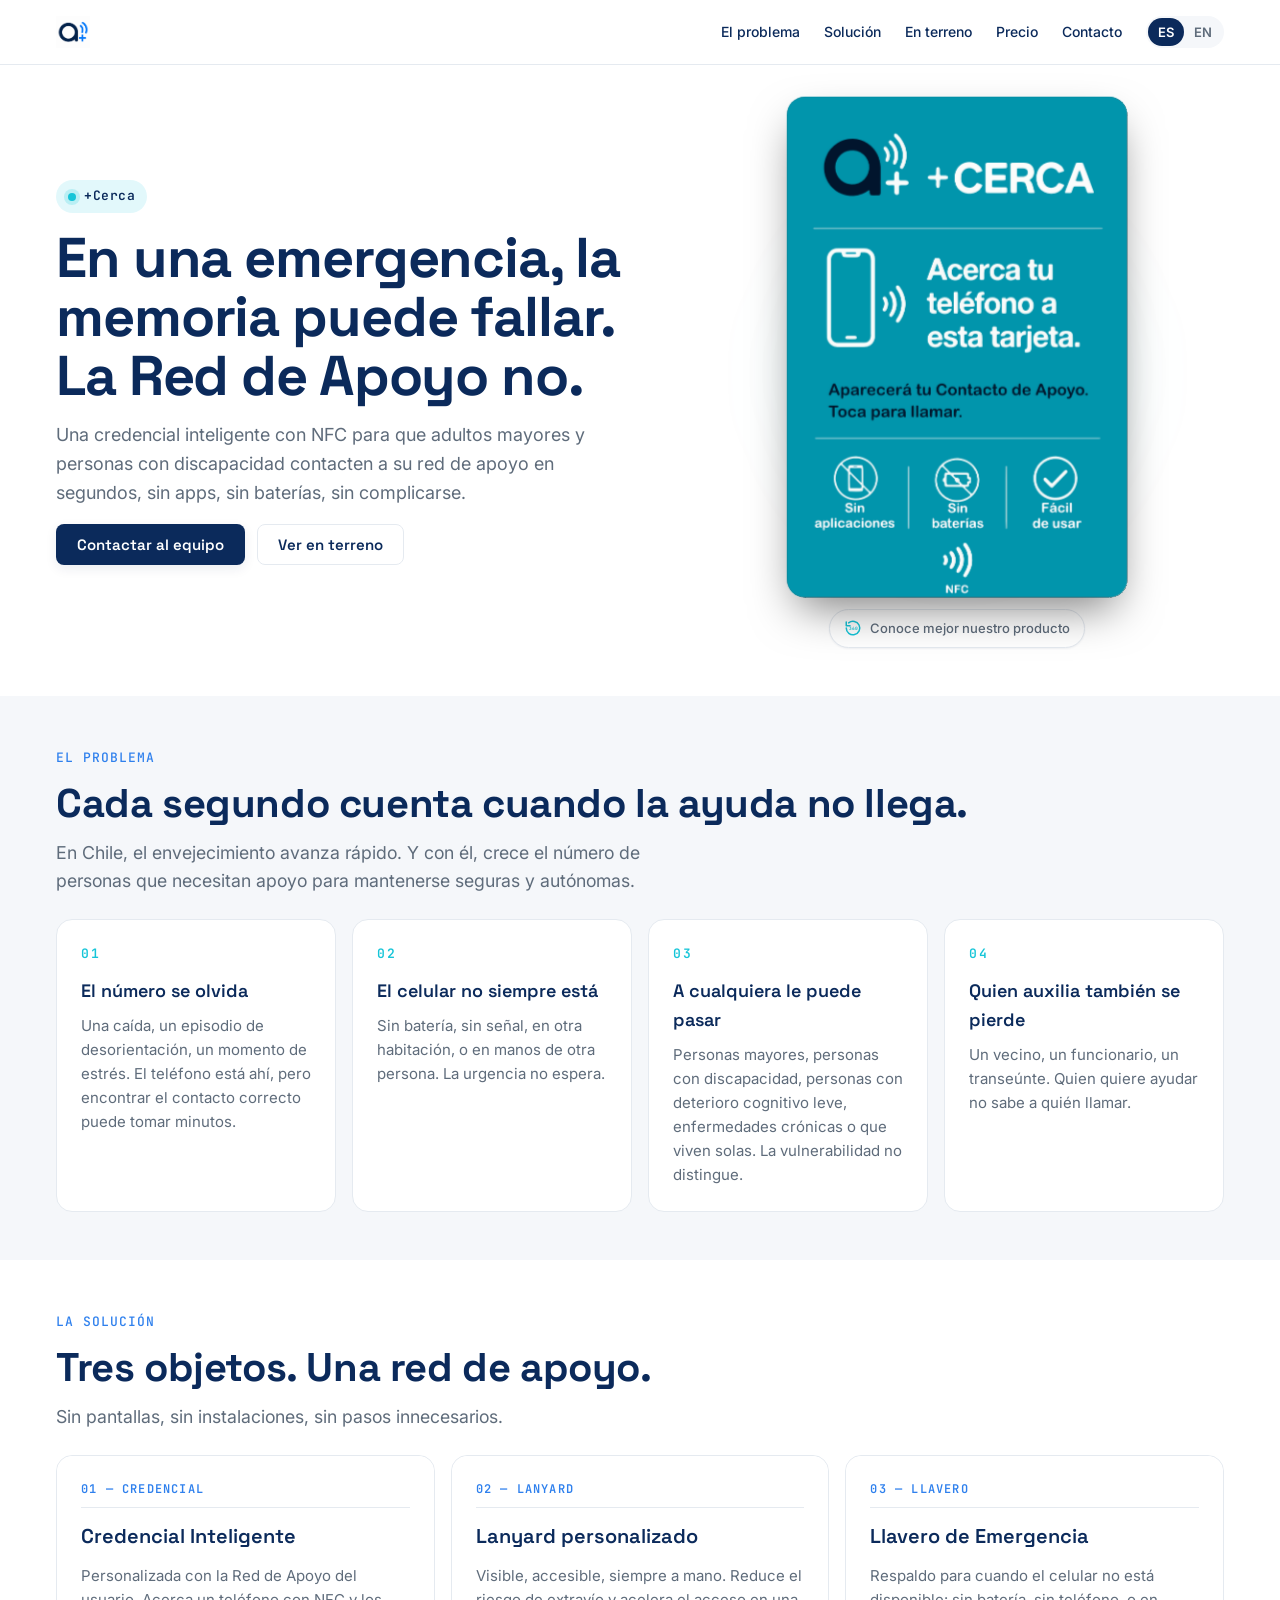
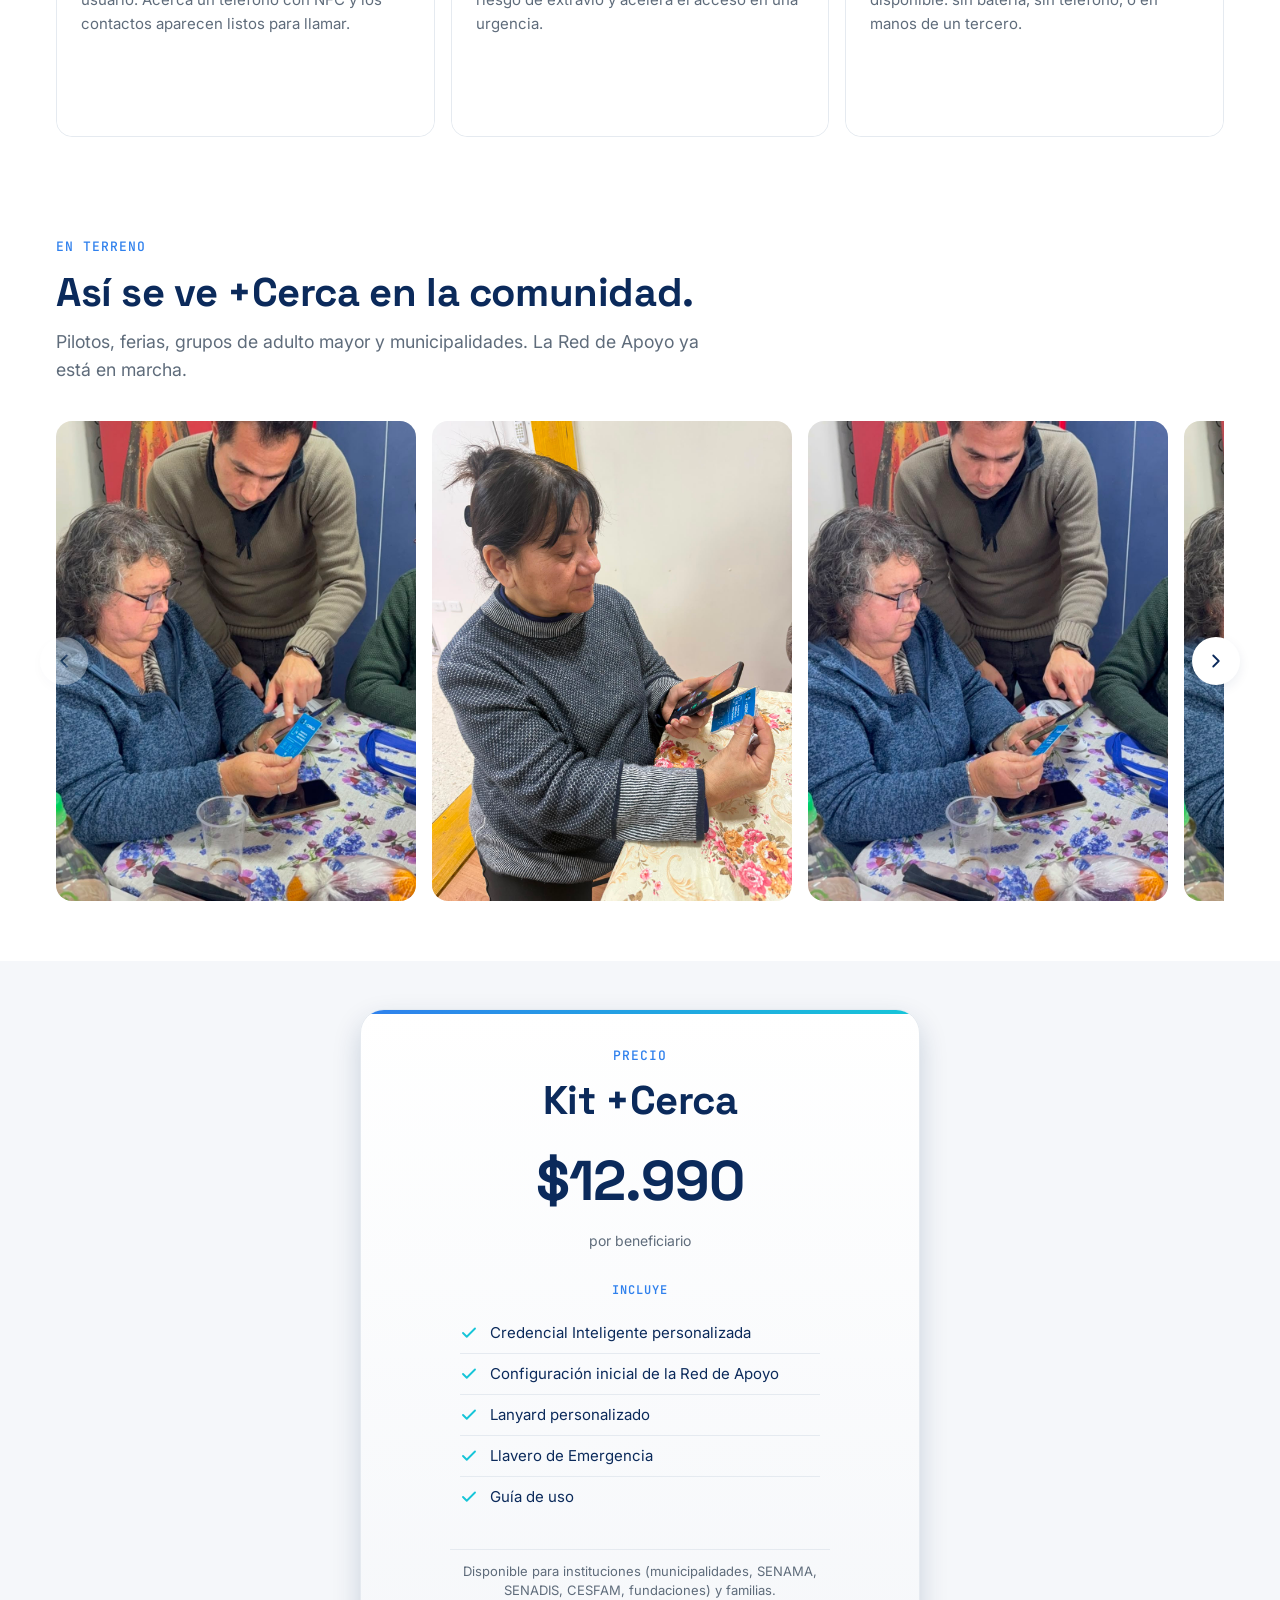
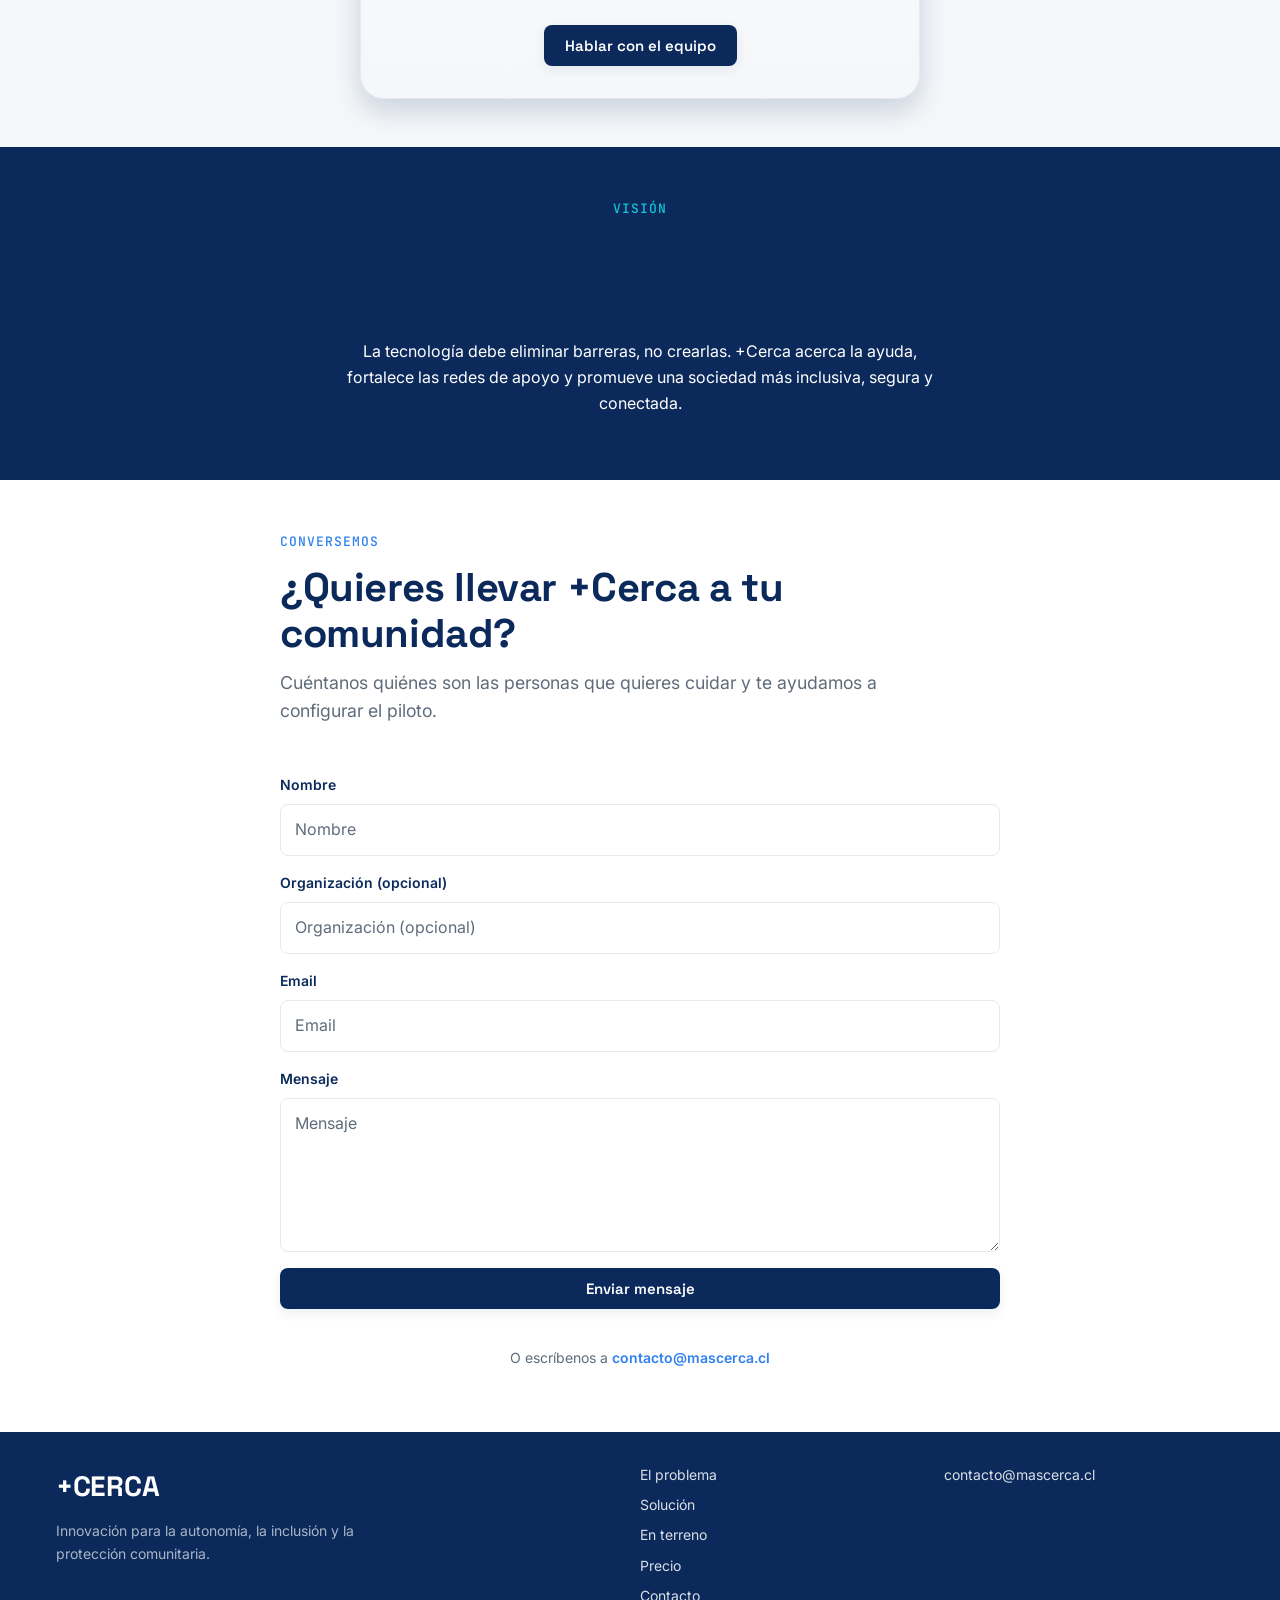
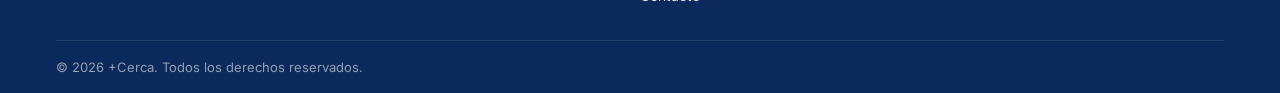
<file: index.html>
<!DOCTYPE html>
<html lang="es">
<head>
  <meta charset="UTF-8">
  <meta name="viewport" content="width=device-width, initial-scale=1, viewport-fit=cover">
  <meta name="theme-color" content="#0B2A5B">
  <title>+Cerca — Red de Apoyo NFC</title>
  <meta name="description" content="Una credencial inteligente con NFC para que adultos mayores y personas con discapacidad contacten a su Red de Apoyo en segundos. Sin apps, sin baterías, sin complicarse.">
  <meta name="keywords" content="+Cerca, NFC, Red de Apoyo, adultos mayores, discapacidad, Chile, emergencia, credencial">
  <meta name="author" content="+Cerca">

  <meta property="og:type" content="website">
  <meta property="og:title" content="+Cerca — Red de Apoyo NFC">
  <meta property="og:description" content="La Red de Apoyo siempre disponible. Una credencial NFC para emergencias.">
  <meta property="og:image" content="assets/og-cover.jpg">
  <meta property="og:locale" content="es_CL">
  <meta property="og:locale:alternate" content="en_US">

  <meta name="twitter:card" content="summary_large_image">
  <meta name="twitter:title" content="+Cerca — Red de Apoyo NFC">
  <meta name="twitter:description" content="La Red de Apoyo siempre disponible. Una credencial NFC para emergencias.">
  <meta name="twitter:image" content="assets/og-cover.jpg">

  <link rel="canonical" href="https://mascerca.cl/">
  <link rel="alternate" hreflang="es" href="https://mascerca.cl/">
  <link rel="alternate" hreflang="en" href="https://mascerca.cl/en/">

  <link rel="icon" type="image/x-icon" href="assets/favicon.ico">
  <link rel="icon" type="image/png" sizes="32x32" href="assets/favicon-32.png">
  <link rel="icon" type="image/png" sizes="16x16" href="assets/favicon-16.png">
  <link rel="apple-touch-icon" href="assets/apple-touch-icon.png">

  <link rel="preconnect" href="https://fonts.googleapis.com">
  <link rel="preconnect" href="https://fonts.gstatic.com" crossorigin>
  <link rel="preload" as="image" href="assets/Front2.png" fetchpriority="high">
  <link href="https://fonts.googleapis.com/css2?family=Inter:wght@400;500;600;700&family=JetBrains+Mono:wght@500;600&family=Space+Grotesk:wght@500;600;700&display=swap" rel="stylesheet">

  <link rel="stylesheet" href="styles.css">

  <script type="application/ld+json">
  {
    "@context": "https://schema.org",
    "@type": "Organization",
    "name": "+Cerca",
    "url": "https://mascerca.cl/",
    "logo": "https://mascerca.cl/assets/logo.png",
    "description": "Innovación para la autonomía, la inclusión y la protección comunitaria.",
    "address": {
      "@type": "PostalAddress",
      "addressCountry": "CL"
    }
  }
  </script>
</head>
<body>
  <a href="#main" class="skip-link">Saltar al contenido</a>

  <!-- ============ NAV ============ -->
  <header class="nav" role="banner">
    <div class="container nav__inner">
      <a href="#" class="nav__logo" aria-label="+Cerca, ir al inicio">
        <img src="assets/logo.png" alt="+Cerca" width="125" height="119">
      </a>

      <nav aria-label="Navegación principal">
        <ul class="nav__links">
          <li><a href="#problema" data-i18n="nav.problem">El problema</a></li>
          <li><a href="#solucion" data-i18n="nav.solution">Solución</a></li>
          <li><a href="#terreno" data-i18n="nav.gallery">En terreno</a></li>
          <li><a href="#precio" data-i18n="nav.pricing">Precio</a></li>
          <li><a href="#contacto" data-i18n="nav.contact">Contacto</a></li>
        </ul>
      </nav>

      <div class="nav__actions">
        <div class="lang-switch" role="group" aria-label="Cambiar idioma">
          <button type="button" data-lang-switch="es" aria-pressed="true">ES</button>
          <button type="button" data-lang-switch="en" aria-pressed="false">EN</button>
        </div>

        <input type="checkbox" id="nav-toggle" class="nav__toggle-input" aria-label="Alternar menú">
        <label for="nav-toggle" class="nav-toggle" aria-label="Abrir menú">
          <svg viewBox="0 0 24 24" fill="none" stroke="currentColor" stroke-width="2"><line x1="3" y1="6" x2="21" y2="6"/><line x1="3" y1="12" x2="21" y2="12"/><line x1="3" y1="18" x2="21" y2="18"/></svg>
        </label>
      </div>
    </div>

    <div class="nav__drawer">
      <ul>
        <li><a href="#problema" data-i18n="nav.problem">El problema</a></li>
        <li><a href="#solucion" data-i18n="nav.solution">Solución</a></li>
        <li><a href="#terreno" data-i18n="nav.gallery">En terreno</a></li>
        <li><a href="#precio" data-i18n="nav.pricing">Precio</a></li>
        <li><a href="#contacto" data-i18n="nav.contact">Contacto</a></li>
      </ul>
    </div>
  </header>

  <main id="main">

    <!-- ============ HERO ============ -->
    <section class="hero">
      <div class="container">
        <div class="hero__grid">
          <div class="hero__copy">
            <span class="hero__badge" data-i18n="hero.badge">+Cerca</span>
            <h1 data-i18n="hero.h1">En una emergencia, la memoria puede fallar. La Red de Apoyo no.</h1>
            <p class="lead" data-i18n="hero.lead">Una credencial inteligente con NFC para que adultos mayores y personas con discapacidad contacten a su red de apoyo en segundos, sin apps, sin baterías, sin complicarse.</p>
            <div class="hero__cta">
              <a href="#contacto" class="btn btn--primary" data-i18n="hero.cta1">Contactar al equipo</a>
              <a href="#terreno" class="btn btn--ghost" data-i18n="hero.cta2">Ver en terreno</a>
            </div>
          </div>

          <div class="hero__card-wrap">
            <figure class="hero-card">
              <card-3d
                front="assets/Front2.png"
                back="assets/back.png"
                width="340"
                height="500"
                radius="18"
                thickness="3"
                aria-label="Credencial +Cerca, arrastra para girar y ver el reverso"
                data-i18n-aria="card.aria">
              </card-3d>
              <figcaption class="hero-card__hint">
                <svg viewBox="0 0 24 24" aria-hidden="true">
                  <path d="M3 12a9 9 0 1 0 3.2-6.86" stroke-linecap="round"/>
                  <path d="M3 4v5h5" stroke-linecap="round" stroke-linejoin="round"/>
                  <text x="12" y="14" text-anchor="middle">360</text>
                </svg>
                <span data-i18n="hero.hint">Conoce mejor nuestro producto</span>
              </figcaption>
            </figure>
          </div>
        </div>
      </div>
    </section>

    <!-- ============ PROBLEMA ============ -->
    <section id="problema" class="section section--soft">
      <div class="container">
        <span class="kicker" data-i18n="problem.kicker">El problema</span>
        <h2 data-i18n="problem.h2">Cada segundo cuenta cuando la ayuda no llega.</h2>
        <p class="lead" data-i18n="problem.lead">En Chile, el envejecimiento avanza rápido. Y con él, crece el número de personas que necesitan apoyo para mantenerse seguras y autónomas.</p>

        <div class="problem__grid">
          <article class="problem__item">
            <span class="num" aria-hidden="true">01</span>
            <h3 data-i18n="problem.item1.h">El número se olvida</h3>
            <p data-i18n="problem.item1.p">Una caída, un episodio de desorientación, un momento de estrés. El teléfono está ahí, pero encontrar el contacto correcto puede tomar minutos.</p>
          </article>

          <article class="problem__item">
            <span class="num" aria-hidden="true">02</span>
            <h3 data-i18n="problem.item2.h">El celular no siempre está</h3>
            <p data-i18n="problem.item2.p">Sin batería, sin señal, en otra habitación, o en manos de otra persona. La urgencia no espera.</p>
          </article>

          <article class="problem__item">
            <span class="num" aria-hidden="true">03</span>
            <h3 data-i18n="problem.item3.h">A cualquiera le puede pasar</h3>
            <p data-i18n="problem.item3.p">Personas mayores, personas con discapacidad, personas con deterioro cognitivo leve, enfermedades crónicas o que viven solas. La vulnerabilidad no distingue.</p>
          </article>

          <article class="problem__item">
            <span class="num" aria-hidden="true">04</span>
            <h3 data-i18n="problem.item4.h">Quien auxilia también se pierde</h3>
            <p data-i18n="problem.item4.p">Un vecino, un funcionario, un transeúnte. Quien quiere ayudar no sabe a quién llamar.</p>
          </article>
        </div>
      </div>
    </section>

    <!-- ============ SOLUCIÓN ============ -->
    <section id="solucion" class="section">
      <div class="container">
        <span class="kicker" data-i18n="solution.kicker">La solución</span>
        <h2 data-i18n="solution.h2">Tres objetos. Una red de apoyo.</h2>
        <p class="lead" data-i18n="solution.lead">Sin pantallas, sin instalaciones, sin pasos innecesarios.</p>

        <div class="solution__grid">
          <article class="solution__card flip-card" tabindex="0" role="button" aria-pressed="false" aria-label="Ver imagen del Credencial">
            <div class="flip-card__inner">
              <div class="flip-card__face flip-card__face--front">
                <span class="tag" aria-hidden="true">01 — Credencial</span>
                <h3 data-i18n="solution.card1.h">Credencial Inteligente</h3>
                <p data-i18n="solution.card1.p">Personalizada con la Red de Apoyo del usuario. Acerca un teléfono con NFC y los contactos aparecen listos para llamar.</p>
              </div>
              <div class="flip-card__face flip-card__face--back">
                <img src="assets/product/cards.png" alt="Credencial +Cerca">
              </div>
            </div>
          </article>

          <article class="solution__card flip-card" tabindex="0" role="button" aria-pressed="false" aria-label="Ver imagen del Lanyard">
            <div class="flip-card__inner">
              <div class="flip-card__face flip-card__face--front">
                <span class="tag" aria-hidden="true">02 — Lanyard</span>
                <h3 data-i18n="solution.card2.h">Lanyard personalizado</h3>
                <p data-i18n="solution.card2.p">Visible, accesible, siempre a mano. Reduce el riesgo de extravío y acelera el acceso en una urgencia.</p>
              </div>
              <div class="flip-card__face flip-card__face--back">
                <img src="assets/product/Lanyard.png" alt="Lanyard +Cerca">
              </div>
            </div>
          </article>

          <article class="solution__card flip-card" tabindex="0" role="button" aria-pressed="false" aria-label="Ver imagen del Llavero">
            <div class="flip-card__inner">
              <div class="flip-card__face flip-card__face--front">
                <span class="tag" aria-hidden="true">03 — Llavero</span>
                <h3 data-i18n="solution.card3.h">Llavero de Emergencia</h3>
                <p data-i18n="solution.card3.p">Respaldo para cuando el celular no está disponible: sin batería, sin teléfono, o en manos de un tercero.</p>
              </div>
              <div class="flip-card__face flip-card__face--back">
                <div class="flip-card__placeholder">
                  <svg viewBox="0 0 24 24" aria-hidden="true">
                    <circle cx="8" cy="15" r="4"/>
                    <path d="M10.85 12.15 19 4"/>
                    <path d="m18 5 2 2"/>
                    <path d="m15 8 2 2"/>
                  </svg>
                  <span data-i18n="solution.card3.placeholder">Imagen próximamente</span>
                </div>
              </div>
            </div>
          </article>
        </div>
      </div>
    </section>

    <!-- ============ EN TERRENO ============ -->
    <section id="terreno" class="section">
      <div class="container">
        <span class="kicker" data-i18n="gallery.kicker">En terreno</span>
        <h2 data-i18n="gallery.h2">Así se ve +Cerca en la comunidad.</h2>
        <p class="lead" data-i18n="gallery.lead">Pilotos, ferias, grupos de adulto mayor y municipalidades. La Red de Apoyo ya está en marcha.</p>

        <div class="carousel">
          <button type="button" class="carousel__btn carousel__btn--prev" aria-label="Foto anterior">
            <svg viewBox="0 0 24 24" aria-hidden="true"><polyline points="15 18 9 12 15 6" stroke-linecap="round" stroke-linejoin="round" fill="none" stroke="currentColor" stroke-width="2"/></svg>
          </button>

          <div class="carousel__track" id="gallery">
            <img src="assets/gallery/IMG-20260813-WA0007.jpg" alt="Actividad comunitaria con adultos mayores" loading="lazy" decoding="async" width="900" height="1600">
            <img src="assets/gallery/IMG-20260813-WA0008.jpg" alt="Personas mayores recibiendo el Kit +Cerca" loading="lazy" decoding="async" width="1200" height="1600">
            <img src="assets/gallery/IMG-20260813-WA0009.jpg" alt="Grupo de adulto mayor en taller +Cerca" loading="lazy" decoding="async" width="900" height="1600">
            <img src="assets/gallery/IMG-20260813-WA0010.jpg" alt="Demostración de la credencial NFC" loading="lazy" decoding="async" width="900" height="1600">
            <img src="assets/gallery/IMG-20260813-WA0011.jpg" alt="Evento +Cerca en la comunidad" loading="lazy" decoding="async" width="1200" height="1600">
            <img src="assets/gallery/IMG-20260813-WA0012.jpg" alt="Participantes en feria de salud" loading="lazy" decoding="async" width="1200" height="1600">
            <img src="assets/gallery/IMG-20260813-WA0013.jpg" alt="Red de Apoyo en acción" loading="lazy" decoding="async" width="1200" height="1600">
            <img src="assets/gallery/IMG-20260813-WA0014.jpg" alt="Adultos mayores en jornada +Cerca" loading="lazy" decoding="async" width="1200" height="1600">
            <img src="assets/gallery/IMG-20260813-WA0015.jpg" alt="Cuidadores y beneficiarios del kit" loading="lazy" decoding="async" width="1200" height="1600">
            <img src="assets/gallery/IMG-20260813-WA0016.jpg" alt="Momento del piloto municipal" loading="lazy" decoding="async" width="1200" height="1600">
            <img src="assets/gallery/IMG-20260813-WA0017.jpg" alt="Actividad con la Red de Apoyo" loading="lazy" decoding="async" width="1200" height="1600">
            <img src="assets/gallery/IMG-20260813-WA0018.jpg" alt="Equipo +Cerca en terreno" loading="lazy" decoding="async" width="1200" height="1600">
            <img src="assets/gallery/IMG-20260813-WA0019.jpg" alt="Personas mayores usando +Cerca" loading="lazy" decoding="async" width="1200" height="1600">
            <img src="assets/gallery/IMG-20260813-WA0020.jpg" alt="Jornada comunitaria +Cerca" loading="lazy" decoding="async" width="1200" height="1600">
            <img src="assets/gallery/IMG-20260813-WA0021.jpg" alt="Encuentro +Cerca en la comunidad" loading="lazy" decoding="async" width="1200" height="1600">
          </div>

          <button type="button" class="carousel__btn carousel__btn--next" aria-label="Foto siguiente">
            <svg viewBox="0 0 24 24" aria-hidden="true"><polyline points="9 18 15 12 9 6" stroke-linecap="round" stroke-linejoin="round" fill="none" stroke="currentColor" stroke-width="2"/></svg>
          </button>
        </div>
      </div>
    </section>

    <!-- ============ PRICING ============ -->
    <section id="precio" class="section section--soft">
      <div class="container">
        <div class="pricing__wrap">
          <article class="pricing__card">
            <span class="kicker" data-i18n="pricing.kicker">Precio</span>
            <h2 data-i18n="pricing.h2">Kit +Cerca</h2>
            <div class="pricing__price" data-i18n="pricing.price">$12.990</div>
            <span class="pricing__per" data-i18n="pricing.per">por beneficiario</span>

            <span class="pricing__includes" data-i18n="pricing.includes">Incluye</span>
            <ul class="pricing__list">
              <li>
                <svg viewBox="0 0 24 24" aria-hidden="true"><polyline points="20 6 9 17 4 12" stroke-linecap="round" stroke-linejoin="round"/></svg>
                <span data-i18n="pricing.item1">Credencial Inteligente personalizada</span>
              </li>
              <li>
                <svg viewBox="0 0 24 24" aria-hidden="true"><polyline points="20 6 9 17 4 12" stroke-linecap="round" stroke-linejoin="round"/></svg>
                <span data-i18n="pricing.item2">Configuración inicial de la Red de Apoyo</span>
              </li>
              <li>
                <svg viewBox="0 0 24 24" aria-hidden="true"><polyline points="20 6 9 17 4 12" stroke-linecap="round" stroke-linejoin="round"/></svg>
                <span data-i18n="pricing.item3">Lanyard personalizado</span>
              </li>
              <li>
                <svg viewBox="0 0 24 24" aria-hidden="true"><polyline points="20 6 9 17 4 12" stroke-linecap="round" stroke-linejoin="round"/></svg>
                <span data-i18n="pricing.item4">Llavero de Emergencia</span>
              </li>
              <li>
                <svg viewBox="0 0 24 24" aria-hidden="true"><polyline points="20 6 9 17 4 12" stroke-linecap="round" stroke-linejoin="round"/></svg>
                <span data-i18n="pricing.item5">Guía de uso</span>
              </li>
            </ul>

            <p class="pricing__markets" data-i18n="pricing.markets">Disponible para instituciones (municipalidades, SENAMA, SENADIS, CESFAM, fundaciones) y familias.</p>

            <a href="#contacto" class="btn btn--primary" data-i18n="pricing.cta">Hablar con el equipo</a>
          </article>
        </div>
      </div>
    </section>

    <!-- ============ VISIÓN ============ -->
    <section id="vision" class="section section--dark">
      <div class="container">
        <div class="vision__text">
          <span class="kicker" data-i18n="vision.kicker">Visión</span>
          <h2 data-i18n="vision.h2">Que ninguna persona enfrente sola una emergencia.</h2>
          <p data-i18n="vision.p">La tecnología debe eliminar barreras, no crearlas. +Acerca la ayuda, fortalece las redes de apoyo y promueve una sociedad más inclusiva, segura y conectada.</p>
        </div>
      </div>
    </section>

    <!-- ============ CONTACTO ============ -->
    <section id="contacto" class="section">
      <div class="container">
        <div class="contact__inner">
          <div>
            <span class="kicker" data-i18n="contact.kicker">Conversemos</span>
            <h2 data-i18n="contact.h2">¿Quieres llevar +Cerca a tu comunidad?</h2>
            <p class="lead" data-i18n="contact.lead">Cuéntanos quiénes son las personas que quieres cuidar y te ayudamos a configurar el piloto.</p>
          </div>

          <form class="contact__form" action="mailto:contacto@mascerca.cl" method="post" enctype="text/plain">
            <div class="field">
              <label for="name" data-i18n="contact.name">Nombre</label>
              <input type="text" id="name" name="name" required data-i18n-placeholder="contact.name">
            </div>
            <div class="field">
              <label for="org" data-i18n="contact.org">Organización (opcional)</label>
              <input type="text" id="org" name="org" data-i18n-placeholder="contact.org">
            </div>
            <div class="field">
              <label for="email" data-i18n="contact.email">Email</label>
              <input type="email" id="email" name="email" required data-i18n-placeholder="contact.email">
            </div>
            <div class="field">
              <label for="message" data-i18n="contact.message">Mensaje</label>
              <textarea id="message" name="message" rows="5" required data-i18n-placeholder="contact.message"></textarea>
            </div>
            <button type="submit" class="btn btn--primary" data-i18n="contact.send">Enviar mensaje</button>
          </form>

          <p class="contact__alt">
            <span data-i18n="contact.alt">O escríbenos a</span> <a href="mailto:contacto@mascerca.cl">contacto@mascerca.cl</a>
          </p>
        </div>
      </div>
    </section>

  </main>

  <!-- ============ FOOTER ============ -->
  <footer class="footer" role="contentinfo">
    <div class="container">
      <div class="footer__inner">
        <div class="footer__brand">
          <span class="footer__wordmark" aria-label="+Cerca">+CERCA</span>
          <p data-i18n="footer.tagline">Innovación para la autonomía, la inclusión y la protección comunitaria.</p>
        </div>
        <nav class="footer__nav" aria-label="Navegación del pie">
          <a href="#problema" data-i18n="nav.problem">El problema</a>
          <a href="#solucion" data-i18n="nav.solution">Solución</a>
          <a href="#terreno" data-i18n="nav.gallery">En terreno</a>
          <a href="#precio" data-i18n="nav.pricing">Precio</a>
          <a href="#contacto" data-i18n="nav.contact">Contacto</a>
        </nav>
        <nav class="footer__nav" aria-label="Legal">
          <a href="mailto:contacto@mascerca.cl">contacto@mascerca.cl</a>
        </nav>
      </div>
      <div class="footer__bottom">
        <span data-i18n="footer.copy">© 2026 +Cerca. Todos los derechos reservados.</span>
      </div>
    </div>
  </footer>

  <script src="card3d.js" defer></script>
  <script src="i18n.js" defer></script>
  <script src="carousel.js" defer></script>
  <script>
    // ponytail: flip-card tap toggle for touch devices and ARIA sync.
    document.querySelectorAll('.flip-card').forEach((card) => {
      const toggle = (e) => {
        const pressed = card.classList.toggle('is-flipped');
        card.setAttribute('aria-pressed', pressed ? 'true' : 'false');
      };
      card.addEventListener('click', toggle);
      card.addEventListener('keydown', (e) => {
        if (e.key === 'Enter' || e.key === ' ') {
          e.preventDefault();
          toggle(e);
        }
      });
    });
  </script>
</body>
</html>
</file>
<file: styles.css>
/* =========================================================
   +Cerca — styles.css
   Mobile-first, single-page, brand-aligned, WCAG AA
   ========================================================= */

/* ---------- Design tokens ---------- */
:root {
  /* palette */
  --c-navy: #0B2A5B;
  --c-turq: #16C5D8;
  --c-nfc:  #2F80ED;
  --c-bg:   #FFFFFF;
  --c-bg-2: #F5F7FA;
  --c-text: #0B2A5B;
  --c-mute: #5F6C7B;
  --c-line: #E5EAF0;

  /* type */
  --ff-display: 'Space Grotesk', system-ui, -apple-system, Segoe UI, Roboto, sans-serif;
  --ff-body: 'Inter', system-ui, -apple-system, Segoe UI, Roboto, sans-serif;
  --ff-mono: 'JetBrains Mono', ui-monospace, SFMono-Regular, Menlo, Monaco, monospace;

  /* scale */
  --s-1: 4px;
  --s-2: 8px;
  --s-3: 12px;
  --s-4: 16px;
  --s-5: 24px;
  --s-6: 32px;
  --s-7: 48px;
  --s-8: 64px;
  --s-9: 96px;

  /* radius */
  --r-sm: 8px;
  --r-md: 16px;
  --r-lg: 24px;
  --r-xl: 999px;

  /* shadow */
  --sh-1: 0 1px 2px rgba(11,42,91,.06);
  --sh-2: 0 4px 12px rgba(11,42,91,.08);
  --sh-3: 0 12px 28px rgba(11,42,91,.18);
  --sh-4: 0 20px 45px -10px rgba(11,42,91,.25);

  /* layout */
  --container: 1200px;
}

/* ---------- Reset ---------- */
*, *::before, *::after { box-sizing: border-box; }
html { scroll-behavior: smooth; -webkit-text-size-adjust: 100%; }
body {
  margin: 0;
  font-family: var(--ff-body);
  font-size: 16px;
  line-height: 1.6;
  color: var(--c-text);
  background: var(--c-bg);
  -webkit-font-smoothing: antialiased;
  -moz-osx-font-smoothing: grayscale;
}
img, svg { display: block; max-width: 100%; }
img { height: auto; }
a { color: var(--c-nfc); text-decoration: none; }
a:hover { text-decoration: underline; }
button { font: inherit; cursor: pointer; border: 0; background: transparent; color: inherit; }
:focus-visible {
  outline: 3px solid var(--c-turq);
  outline-offset: 2px;
  border-radius: 4px;
}

/* ponytail: smooth fade when the language switches. 180ms matches i18n.js setTimeout. */
[data-i18n], [data-i18n-aria], [data-i18n-placeholder] {
  transition: opacity 180ms ease;
}
html.i18n-swapping [data-i18n],
html.i18n-swapping [data-i18n-aria],
html.i18n-swapping [data-i18n-placeholder] {
  opacity: 0;
}

/* skip link */
.skip-link {
  position: absolute;
  top: -100px;
  left: var(--s-4);
  padding: var(--s-3) var(--s-4);
  background: var(--c-navy);
  color: #fff;
  border-radius: var(--r-sm);
  z-index: 1000;
  transition: top .2s;
}
.skip-link:focus { top: var(--s-4); }

/* ---------- Layout ---------- */
.container {
  width: 100%;
  max-width: var(--container);
  margin: 0 auto;
  padding: 0 var(--s-4);
}
.section {
  padding: var(--s-7) 0;
}
.section--soft { background: var(--c-bg-2); }
.section--dark {
  background: var(--c-navy);
  color: #fff;
}
.section--dark h1,
.section--dark h2,
.section--dark h3,
.section--dark .lead { color: #fff; }
.section--dark .kicker { color: var(--c-turq); }

.kicker {
  display: inline-block;
  font-family: var(--ff-mono);
  font-size: 13px;
  font-weight: 500;
  letter-spacing: 0.08em;
  text-transform: uppercase;
  color: var(--c-nfc);
  margin-bottom: var(--s-3);
}

/* ---------- Nav ---------- */
.nav {
  position: sticky;
  top: 0;
  z-index: 100;
  background: rgba(255,255,255,.85);
  backdrop-filter: saturate(180%) blur(12px);
  -webkit-backdrop-filter: saturate(180%) blur(12px);
  border-bottom: 1px solid var(--c-line);
}
.nav__inner {
  display: flex;
  align-items: center;
  gap: var(--s-5);
  height: 64px;
}
.nav__logo {
  display: flex;
  align-items: center;
  margin-right: auto;
}
.nav__logo img {
  height: 32px;
  width: auto;
}
.nav__links {
  display: none;
  gap: var(--s-5);
  list-style: none;
  margin: 0;
  padding: 0;
}
.nav__links a {
  color: var(--c-text);
  font-weight: 500;
  font-size: 14px;
}
.nav__links a:hover { color: var(--c-nfc); text-decoration: none; }
.nav__actions {
  display: flex;
  align-items: center;
  gap: var(--s-3);
}
.lang-switch {
  display: inline-flex;
  padding: 2px;
  background: var(--c-bg-2);
  border-radius: var(--r-xl);
  font-size: 13px;
  font-weight: 600;
}
.lang-switch button {
  padding: 4px 10px;
  border-radius: var(--r-xl);
  color: var(--c-mute);
  transition: color 180ms cubic-bezier(.22,1,.36,1), background-color 220ms cubic-bezier(.22,1,.36,1);
}
.lang-switch button[aria-pressed='true'] {
  background: var(--c-navy);
  color: #fff;
}

.nav-toggle {
  display: inline-flex;
  align-items: center;
  justify-content: center;
  width: 40px;
  height: 40px;
  border-radius: var(--r-sm);
  color: var(--c-navy);
}
.nav-toggle:hover { background: var(--c-bg-2); }
.nav-toggle svg { width: 22px; height: 22px; }
.nav__toggle-input { display: none; }
.nav__drawer {
  display: none;
  border-top: 1px solid var(--c-line);
  background: #fff;
  padding: var(--s-4) 0;
}
.nav__toggle-input:checked ~ .nav__drawer { display: block; }
.nav__drawer ul {
  list-style: none;
  margin: 0;
  padding: 0;
  display: flex;
  flex-direction: column;
  gap: var(--s-2);
}
.nav__drawer a {
  display: block;
  padding: var(--s-3) var(--s-4);
  color: var(--c-text);
  font-weight: 500;
  border-radius: var(--r-sm);
}
.nav__drawer a:hover { background: var(--c-bg-2); text-decoration: none; }

@media (min-width: 768px) {
  .nav__links { display: flex; }
  .nav-toggle { display: none; }
}

/* ---------- Buttons ---------- */
/* ponytail: cubic-bezier(.22,1,.36,1) = easeOutQuart; movement and color ease differently
   so the lift feels physical, the color change feels instant. */
.btn {
  display: inline-flex;
  align-items: center;
  justify-content: center;
  gap: var(--s-2);
  padding: 12px 20px;
  border-radius: var(--r-sm);
  font-family: var(--ff-display);
  font-weight: 600;
  font-size: 15px;
  line-height: 1;
  text-decoration: none !important;
  cursor: pointer;
  border: 1px solid transparent;
  transition:
    transform 260ms cubic-bezier(.22,1,.36,1),
    box-shadow 260ms cubic-bezier(.22,1,.36,1),
    background-color 180ms cubic-bezier(.22,1,.36,1),
    border-color 180ms cubic-bezier(.22,1,.36,1),
    color 180ms cubic-bezier(.22,1,.36,1);
  will-change: transform;
}
.btn:active { transform: translateY(0) scale(.98); transition-duration: 80ms; }
.btn--primary {
  background: var(--c-navy);
  color: #fff;
  box-shadow: var(--sh-2);
}
.btn--primary:hover { background: #0d3470; transform: translateY(-2px); box-shadow: var(--sh-3); }
.btn--ghost {
  background: transparent;
  color: var(--c-navy);
  border-color: var(--c-line);
}
.btn--ghost:hover { background: var(--c-bg-2); border-color: var(--c-nfc); transform: translateY(-1px); }
.btn--turq {
  background: var(--c-turq);
  color: var(--c-navy);
  font-weight: 700;
}
.btn--turq:hover { background: #14b3c4; transform: translateY(-2px); box-shadow: var(--sh-3); }

/* ---------- Hero ---------- */
.hero {
  padding: var(--s-6) 0 var(--s-7);
  position: relative;
  overflow: hidden;
}
.hero__grid {
  display: grid;
  grid-template-columns: 1fr;
  gap: var(--s-5);
  align-items: start;
}
.hero__badge {
  display: inline-flex;
  align-items: center;
  gap: var(--s-2);
  padding: 6px 12px;
  background: rgba(22, 197, 216, .12);
  color: var(--c-navy);
  border-radius: var(--r-xl);
  font-family: var(--ff-mono);
  font-size: 13px;
  font-weight: 600;
  letter-spacing: 0.04em;
  margin-bottom: var(--s-4);
}
.hero__badge::before {
  content: '';
  width: 8px;
  height: 8px;
  border-radius: 50%;
  background: var(--c-turq);
  box-shadow: 0 0 0 4px rgba(22,197,216,.2);
}
.hero h1 {
  font-family: var(--ff-display);
  font-size: clamp(2rem, 1.5rem + 3vw, 3.5rem);
  line-height: 1.05;
  font-weight: 700;
  margin: 0 0 var(--s-4);
  letter-spacing: -0.02em;
  color: var(--c-navy);
}
.hero .lead {
  font-size: clamp(1rem, 0.95rem + 0.3vw, 1.125rem);
  color: var(--c-mute);
  margin: 0 0 var(--s-4);
  max-width: 60ch;
}
.hero__cta { display: flex; flex-wrap: wrap; gap: var(--s-3); }

.hero__card-wrap {
  display: flex;
  justify-content: center;
  align-items: center;
  position: relative;
  min-height: 360px;
}
.hero__card-wrap::before {
  content: '';
  position: absolute;
  inset: 0;
  background: radial-gradient(closest-side, rgba(22,197,216,.18), transparent 70%);
  z-index: 0;
  filter: blur(40px);
}
.hero-card {
  position: relative;
  z-index: 1;
  display: flex;
  flex-direction: column;
  align-items: center;
  gap: var(--s-3);
  transform-origin: top center;
  margin: 0;
}
.hero-card__hint {
  display: inline-flex;
  align-items: center;
  gap: var(--s-2);
  padding: 8px 14px;
  background: #fff;
  border: 1px solid var(--c-line);
  border-radius: var(--r-xl);
  font-size: 13px;
  font-weight: 500;
  color: var(--c-mute);
  box-shadow: var(--sh-1);
}
.hero-card__hint svg { width: 18px; height: 18px; stroke: var(--c-turq); fill: none; stroke-width: 2; }
.hero-card__hint svg text { stroke: none; fill: var(--c-turq); font-family: var(--ff-mono); font-size: 6px; font-weight: 700; }

@media (max-width: 1023px) {
  .hero-card { transform: scale(0.85); margin-bottom: -90px; }
}
@media (max-width: 767px) {
  .hero-card { transform: scale(0.7); margin-bottom: -180px; }
  .hero__card-wrap { min-height: 280px; }
}
@media (min-width: 1024px) {
  .hero__grid { grid-template-columns: 1.1fr 1fr; gap: var(--s-7); align-items: center; }
  .hero__card-wrap { min-height: 500px; }
}

/* ---------- Typography ---------- */
.section h2 {
  font-family: var(--ff-display);
  font-size: clamp(1.75rem, 1.4rem + 2vw, 2.5rem);
  line-height: 1.15;
  font-weight: 700;
  letter-spacing: -0.01em;
  color: var(--c-navy);
  margin: 0 0 var(--s-3);
}
.section .lead {
  font-size: clamp(1rem, 0.95rem + 0.2vw, 1.125rem);
  color: var(--c-mute);
  max-width: 60ch;
  margin: 0 0 var(--s-5);
}

/* ---------- Problem ---------- */
.problem__grid {
  display: grid;
  grid-template-columns: 1fr;
  gap: var(--s-4);
}
.problem__item {
  background: #fff;
  border: 1px solid var(--c-line);
  border-radius: var(--r-md);
  padding: var(--s-5);
  transition: transform .2s, box-shadow .2s;
  position: relative;
  overflow: hidden;
}
.problem__item:hover { transform: translateY(-2px); box-shadow: var(--sh-2); }
.problem__item .num {
  display: block;
  font-family: var(--ff-mono);
  font-size: 13px;
  font-weight: 600;
  letter-spacing: 0.12em;
  color: var(--c-turq);
  margin-bottom: var(--s-3);
}
.problem__item h3 {
  font-family: var(--ff-display);
  font-size: 1.125rem;
  font-weight: 600;
  margin: 0 0 var(--s-2);
  color: var(--c-navy);
}
.problem__item p {
  margin: 0;
  color: var(--c-mute);
  font-size: 15px;
}

@media (min-width: 768px)  { .problem__grid { grid-template-columns: repeat(2, 1fr); } }
@media (min-width: 1024px) { .problem__grid { grid-template-columns: repeat(4, 1fr); } }

/* ---------- Solution ---------- */
.solution__grid {
  display: grid;
  grid-template-columns: 1fr;
  gap: var(--s-4);
}
.solution__card {
  background: #fff;
  border: 1px solid var(--c-line);
  border-radius: var(--r-md);
  transition: transform 220ms cubic-bezier(.22,1,.36,1), box-shadow 220ms cubic-bezier(.22,1,.36,1), border-color 220ms cubic-bezier(.22,1,.36,1);
  outline: none;
}
.solution__card:hover,
.flip-card:focus-within {
  transform: translateY(-4px);
  box-shadow: var(--sh-3);
  border-color: var(--c-turq);
}
.solution__card .tag {
  display: block;
  font-family: var(--ff-mono);
  font-size: 12px;
  font-weight: 600;
  letter-spacing: 0.1em;
  text-transform: uppercase;
  color: var(--c-nfc);
  padding-bottom: var(--s-2);
  border-bottom: 1px solid var(--c-line);
}
.solution__card h3 {
  font-family: var(--ff-display);
  font-size: 1.25rem;
  font-weight: 600;
  margin: 0;
  color: var(--c-navy);
}
.solution__card p {
  margin: 0;
  color: var(--c-mute);
  font-size: 15px;
}

@media (min-width: 768px)  { .solution__grid { grid-template-columns: repeat(3, 1fr); } }

/* ---------- Flip cards (solution) ---------- */
.flip-card {
  perspective: 1400px;
  cursor: pointer;
}
.flip-card__inner {
  position: relative;
  width: 100%;
  min-height: 280px;
  transform-style: preserve-3d;
  transition: transform 620ms cubic-bezier(.22,1,.36,1);
  border-radius: var(--r-md);
}
.flip-card__face {
  position: absolute;
  inset: 0;
  -webkit-backface-visibility: hidden;
  backface-visibility: hidden;
  background: #fff;
  border-radius: var(--r-md);
  padding: var(--s-5);
  display: flex;
  flex-direction: column;
  gap: var(--s-3);
}
.flip-card__face--back {
  transform: rotateY(180deg);
  background: var(--c-bg-2);
  padding: var(--s-4);
  align-items: center;
  justify-content: center;
}
.flip-card__face--back img {
  width: 100%;
  height: 100%;
  max-height: 320px;
  object-fit: contain;
  border-radius: var(--s-2);
}
.flip-card__placeholder {
  display: flex;
  flex-direction: column;
  align-items: center;
  gap: var(--s-3);
  color: var(--c-turq);
  font-family: var(--ff-mono);
  font-size: 13px;
  font-weight: 600;
  letter-spacing: 0.06em;
}
.flip-card__placeholder svg {
  width: 56px;
  height: 56px;
  stroke: currentColor;
  fill: none;
  stroke-width: 1.75;
  stroke-linecap: round;
  stroke-linejoin: round;
  opacity: .8;
}

/* ponytail: hover only on devices with real hover; tap on touch via .is-flipped class */
@media (hover: hover) {
  .flip-card:hover .flip-card__inner { transform: rotateY(180deg); }
}
.flip-card:focus-within .flip-card__inner { transform: rotateY(180deg); }
.flip-card.is-flipped .flip-card__inner { transform: rotateY(180deg); }

@media (prefers-reduced-motion: reduce) {
  .flip-card__inner { transition: none; }
}

/* ---------- Carousel (gallery) ---------- */
.carousel {
  position: relative;
  margin-top: var(--s-5);
}
.carousel__track {
  display: flex;
  gap: var(--s-3);
  overflow-x: auto;
  scroll-snap-type: x mandatory;
  scroll-behavior: smooth;
  -webkit-overflow-scrolling: touch;
  scrollbar-width: none;
  padding: var(--s-2) 0;
}
.carousel__track::-webkit-scrollbar { display: none; }
.carousel__track img {
  flex: 0 0 auto;
  width: 78%;
  max-width: 360px;
  aspect-ratio: 3 / 4;
  object-fit: cover;
  border-radius: var(--r-md);
  scroll-snap-align: start;
  transition: transform 260ms cubic-bezier(.22,1,.36,1), box-shadow 260ms cubic-bezier(.22,1,.36,1);
}
.carousel__track img:hover {
  transform: translateY(-3px);
  box-shadow: var(--sh-3);
}
.carousel__btn {
  position: absolute;
  top: 50%;
  transform: translateY(-50%);
  width: 44px;
  height: 44px;
  border-radius: 50%;
  background: #fff;
  color: var(--c-navy);
  box-shadow: var(--sh-2);
  display: inline-flex;
  align-items: center;
  justify-content: center;
  z-index: 5;
  transition: background 180ms cubic-bezier(.22,1,.36,1), transform 220ms cubic-bezier(.22,1,.36,1), box-shadow 220ms cubic-bezier(.22,1,.36,1);
}
.carousel__btn:hover {
  background: var(--c-navy);
  color: #fff;
  transform: translateY(-50%) scale(1.06);
  box-shadow: var(--sh-3);
}
.carousel__btn:active { transform: translateY(-50%) scale(.95); }
.carousel__btn svg { width: 22px; height: 22px; }
.carousel__btn--prev { left: var(--s-2); }
.carousel__btn--next { right: var(--s-2); }
.carousel__btn:disabled { opacity: .35; cursor: not-allowed; transform: translateY(-50%); }
.carousel__btn:disabled:hover { background: #fff; color: var(--c-navy); transform: translateY(-50%); box-shadow: var(--sh-2); }

@media (min-width: 768px)  {
  .carousel__track { gap: var(--s-4); padding: var(--s-3) 0; }
  .carousel__track img { width: 46%; max-width: 340px; }
  .carousel__btn { width: 48px; height: 48px; }
  .carousel__btn--prev { left: var(--s-3); }
  .carousel__btn--next { right: var(--s-3); }
}
@media (min-width: 1024px) {
  .carousel__track img { width: 32%; max-width: 360px; }
  .carousel__btn--prev { left: calc(var(--s-4) * -1); }
  .carousel__btn--next { right: calc(var(--s-4) * -1); }
}

/* ---------- 404 ---------- */
.notfound {
  display: flex;
  align-items: center;
  justify-content: center;
  min-height: calc(100vh - 64px - 220px);
  padding: var(--s-8) 0;
}
.notfound__inner {
  text-align: center;
  max-width: 56ch;
  margin: 0 auto;
}
.notfound__code {
  display: block;
  font-family: var(--ff-display);
  font-weight: 700;
  font-size: clamp(6rem, 4rem + 10vw, 11rem);
  line-height: 1;
  letter-spacing: -0.04em;
  background: linear-gradient(135deg, var(--c-nfc), var(--c-turq));
  -webkit-background-clip: text;
  background-clip: text;
  color: transparent;
  margin-bottom: var(--s-3);
}
.notfound__inner h1 {
  font-family: var(--ff-display);
  font-size: clamp(1.5rem, 1.2rem + 1.5vw, 2.25rem);
  line-height: 1.2;
  font-weight: 700;
  color: var(--c-navy);
  margin: 0 0 var(--s-3);
}
.notfound__inner .lead {
  font-size: clamp(1rem, 0.95rem + 0.2vw, 1.125rem);
  color: var(--c-mute);
  margin: 0 0 var(--s-5);
}

/* ---------- Pricing ---------- */
.pricing__wrap {
  display: flex;
  justify-content: center;
}
.pricing__card {
  background: linear-gradient(180deg, #fff 0%, var(--c-bg-2) 100%);
  border: 1px solid var(--c-line);
  border-radius: var(--r-lg);
  padding: var(--s-6) var(--s-5);
  max-width: 560px;
  width: 100%;
  text-align: center;
  box-shadow: var(--sh-3);
  position: relative;
  overflow: hidden;
}
.pricing__card::before {
  content: '';
  position: absolute;
  top: 0;
  left: 0;
  right: 0;
  height: 4px;
  background: linear-gradient(90deg, var(--c-nfc), var(--c-turq));
}
.pricing__price {
  font-family: var(--ff-display);
  font-size: clamp(2.5rem, 2rem + 2vw, 3.5rem);
  font-weight: 700;
  color: var(--c-navy);
  margin: var(--s-3) 0 var(--s-1);
  letter-spacing: -0.02em;
}
.pricing__per {
  font-size: 14px;
  color: var(--c-mute);
  margin-bottom: var(--s-5);
  display: block;
}
.pricing__includes {
  display: inline-block;
  font-family: var(--ff-mono);
  font-size: 12px;
  font-weight: 600;
  color: var(--c-nfc);
  letter-spacing: 0.08em;
  text-transform: uppercase;
  margin-bottom: var(--s-3);
}
.pricing__list {
  list-style: none;
  margin: 0 0 var(--s-6);
  padding: 0;
  text-align: left;
  max-width: 360px;
  margin-left: auto;
  margin-right: auto;
}
.pricing__list li {
  display: flex;
  align-items: center;
  gap: var(--s-3);
  padding: var(--s-2) 0;
  color: var(--c-text);
  font-size: 15px;
  border-bottom: 1px solid var(--c-line);
}
.pricing__list li:last-child { border-bottom: 0; }
.pricing__list svg {
  width: 18px;
  height: 18px;
  stroke: var(--c-turq);
  fill: none;
  stroke-width: 2.5;
  flex-shrink: 0;
}
.pricing__markets {
  margin: 0 0 var(--s-5);
  padding-top: var(--s-3);
  border-top: 1px solid var(--c-line);
  font-size: 13px;
  color: var(--c-mute);
  line-height: 1.5;
  max-width: 380px;
  margin-left: auto;
  margin-right: auto;
}

/* ---------- Vision ---------- */
.vision__text {
  max-width: 60ch;
  margin: 0 auto;
  text-align: center;
}

/* ---------- Contact ---------- */
.contact__inner {
  display: grid;
  grid-template-columns: 1fr;
  gap: var(--s-5);
  max-width: 720px;
  margin: 0 auto;
}
.contact__form {
  display: flex;
  flex-direction: column;
  gap: var(--s-4);
}
.field {
  display: flex;
  flex-direction: column;
  gap: var(--s-2);
}
.field label {
  font-size: 14px;
  font-weight: 600;
  color: var(--c-navy);
}
.field input,
.field textarea {
  width: 100%;
  padding: 12px 14px;
  background: #fff;
  border: 1px solid var(--c-line);
  border-radius: var(--r-sm);
  color: var(--c-navy);
  font: inherit;
  transition: border-color .2s, box-shadow .2s;
}
.field input::placeholder,
.field textarea::placeholder { color: var(--c-mute); }
.field input:focus,
.field textarea:focus {
  outline: 0;
  border-color: var(--c-turq);
  box-shadow: 0 0 0 3px rgba(22,197,216,.18);
}
.field textarea { resize: vertical; min-height: 120px; }
.contact__alt {
  text-align: center;
  color: var(--c-mute);
  font-size: 14px;
}
.contact__alt a {
  color: var(--c-nfc);
  font-weight: 600;
}

/* ---------- Footer ---------- */
.footer {
  background: var(--c-navy);
  color: rgba(255,255,255,.85);
  padding: var(--s-6) 0 var(--s-4);
}
.footer__inner {
  display: grid;
  grid-template-columns: 1fr;
  gap: var(--s-5);
  align-items: start;
}
.footer__brand img { height: 36px; width: auto; margin-bottom: var(--s-3); }
.footer__wordmark {
  display: block;
  font-family: var(--ff-display);
  font-weight: 700;
  font-size: 28px;
  letter-spacing: -0.01em;
  color: #fff;
  margin-bottom: var(--s-3);
}
.footer__brand p { margin: 0; font-size: 14px; color: rgba(255,255,255,.65); max-width: 40ch; }
.footer__nav { display: flex; flex-direction: column; gap: var(--s-2); }
.footer__nav a { color: rgba(255,255,255,.85); font-size: 14px; }
.footer__nav a:hover { color: var(--c-turq); text-decoration: none; }
.footer__bottom {
  margin-top: var(--s-6);
  padding-top: var(--s-4);
  border-top: 1px solid rgba(255,255,255,.1);
  font-size: 13px;
  color: rgba(255,255,255,.55);
  text-align: center;
}

@media (min-width: 768px) {
  .footer__inner { grid-template-columns: 2fr 1fr 1fr; }
  .footer__bottom { text-align: left; }
}

/* ---------- Motion ---------- */
@media (prefers-reduced-motion: reduce) {
  *, *::before, *::after {
    animation-duration: 0.01ms !important;
    transition-duration: 0.01ms !important;
  }
  html { scroll-behavior: auto; }
}
</file>
